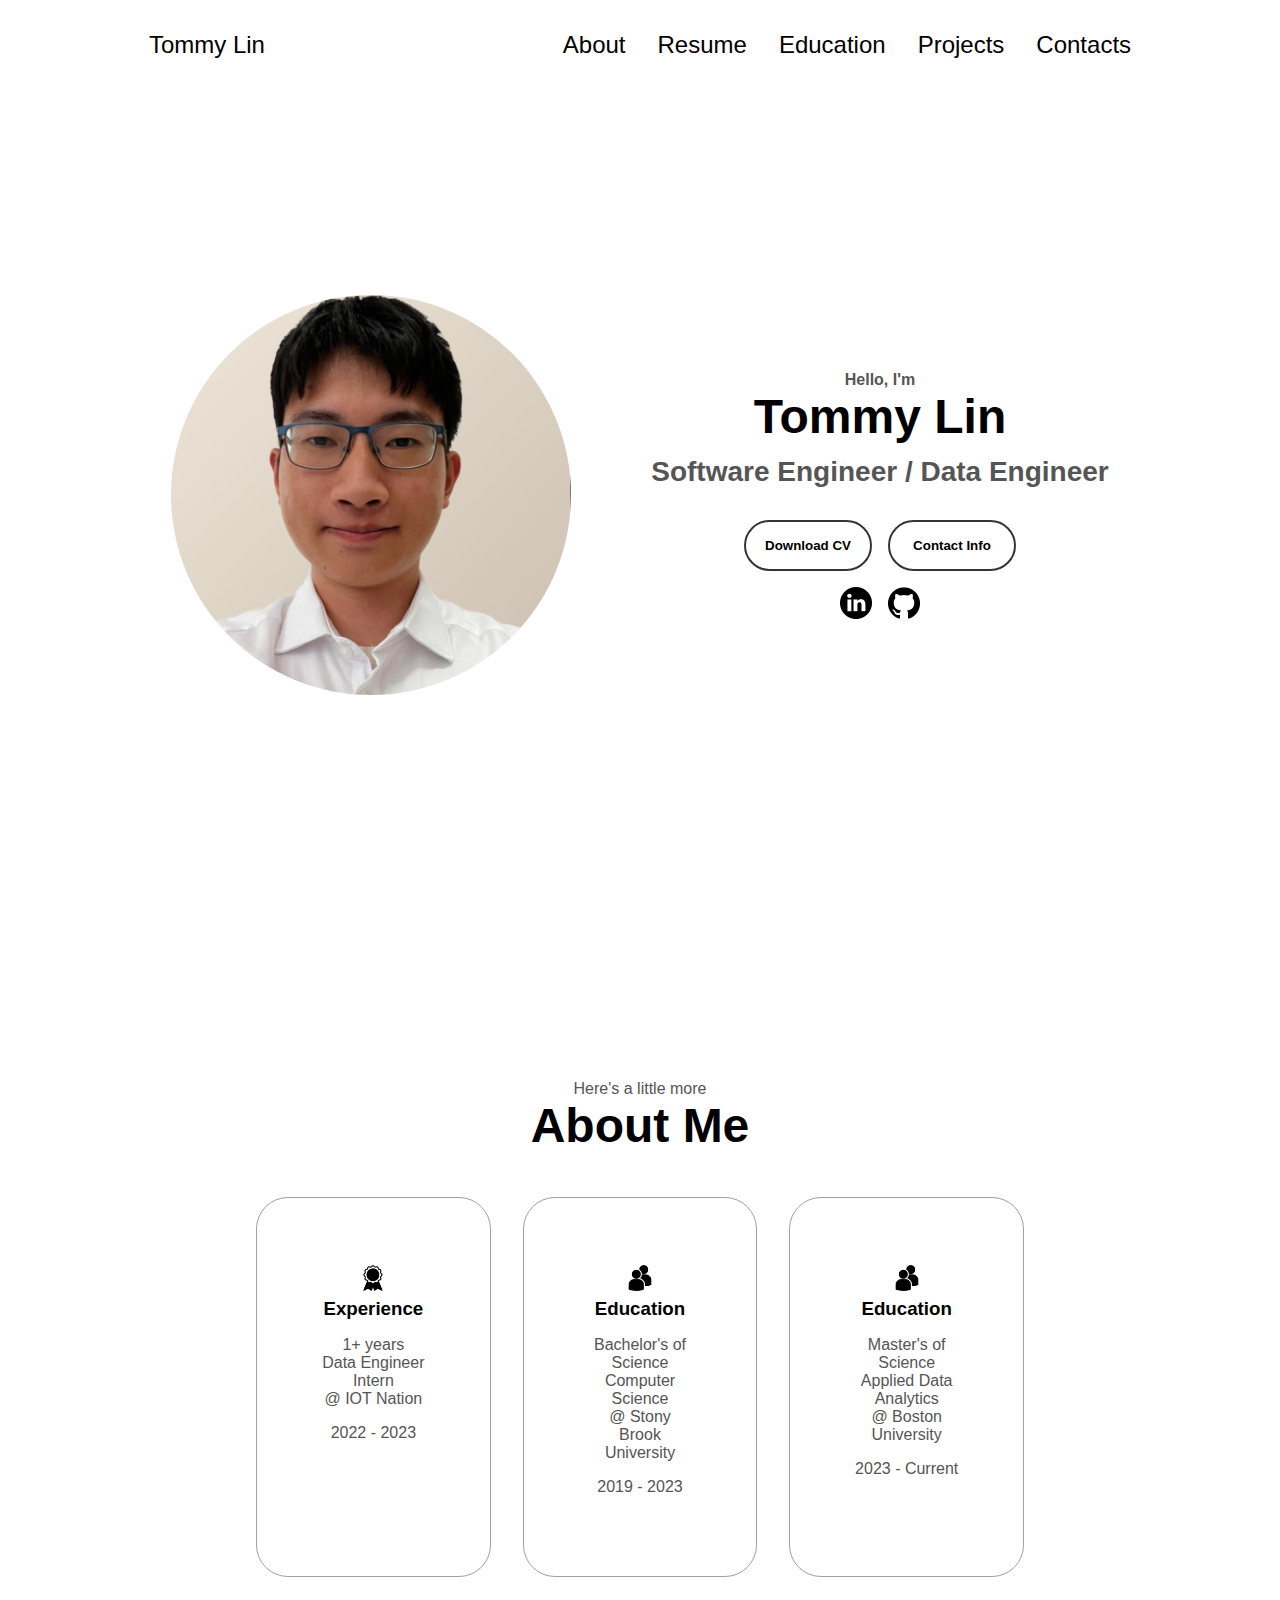
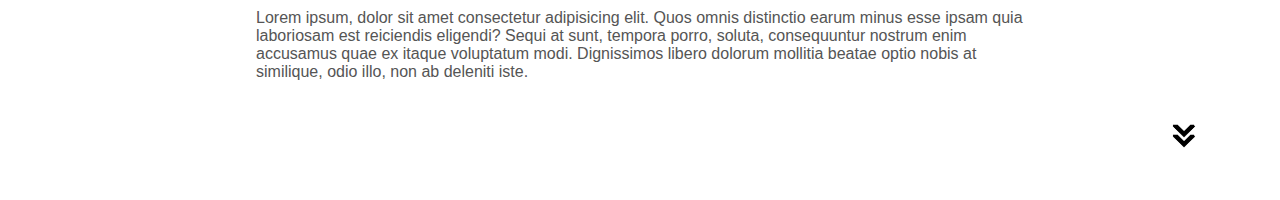
<file: index.html>
<!DOCTYPE html>
<html lang="en">
<head>
    <meta charset="UTF-8">
    <meta name="viewport" content="width=device-width, initial-scale=1.0">
    <title>Portfolio</title>
    <link rel="stylesheet" href="style.css">
    <link rel="stylesheet" href="mediaqueries.css">
</head>
<body>
    <nav id="nav">
        <div class="logo">Tommy Lin</div>
        <div>
            <ul class="nav-links">
                <li><a href="#about">About</a></li>
                <li><a href="#resume">Resume</a></li>
                <li><a href="#education">Education</a></li>
                <li><a href="#projects">Projects</a></li>
                <li><a href="#contacts">Contacts</a></li>
            </ul>
        </div>
    </nav>
    <nav id="hamburger-nav">
        <div class="logo">Tommy Lin</div>
        <div class="hamburger-menu">
            <div class="hamburger-icon" onclick="toggleMenu()">
                <span></span>
                <span></span>
                <span></span>
            </div>
            <div class="menu-links">
                <li><a href="#about" onclick="toggleMenu()">About</a></li>
                <li><a href="#resume" onclick="toggleMenu()">Resume</a></li>
                <li><a href="#education" onclick="toggleMenu()">Education</a></li>
                <li><a href="#projects" onclick="toggleMenu()">Projects</a></li>
                <li><a href="#contacts" onclick="toggleMenu()">Contacts</a></li>
            </div>
        </div>
    </nav>
    <section id="profile">
        <div class="section__pic-container">
            <img id="profile-pic" 
                src="./assets/tommy-pfp.jpg" 
                alt="Tommy Profile Pic"/>
        </div>
        <div class="section__text">
            <p class="section__text__p1">Hello, I'm</p>
            <h1 class="title">Tommy Lin</h1>
            <p class="section__text__p2">Software Engineer / Data Engineer</p>
            <div class="btn-container">
                <button 
                    class="btn" 
                    onclick="window.open('./assets/resume.pdf')"
                > Download CV
                </button>
                <button 
                    class="btn" 
                    onclick="location.href='./#contact'"
                > Contact Info
                </button>
            </div>
            <div id="socials-container">
                <img src="./assets/linkedin.png" alt="LinkedIn Profile"
                    class="icon" 
                    onclick="location.href='https://www.linkedin.com/in/tom-lin43/'"/>
                <img src="./assets/github.png" alt="Github Profile"
                    class="icon" 
                    onclick="location.href='https://www.github.com/tommylin121314'"/>
            </div>
        </div>
    </section>
    <section id="about">
        <div class="section-spacer">
        </div>
        <div class="about-header">
            <p class="section__text__p1">Here's a little more</p>
            <h1 class="title">About Me</h1>
        </div>
        <div class="section-container">
            <div class="about-details-container">
                <div class="about-containers">
                    <div class="details-container">
                        <img src="./assets/experience.png" 
                            alt="Experience icon"
                            class="icon"/>
                        <h3>Experience</h3>
                        <p class="about-details-text"> 1+ years 
                            <br/> Data Engineer Intern 
                            <br/>@ IOT Nation
                        </p>
                        <p class="about-details-text">2022 - 2023</p>
                    </div>
                    <div class="details-container">
                        <img src="./assets/education.png" 
                            alt="Education icon"
                            class="icon"/>
                        <h3>Education</h3>
                        <p class="about-details-text"> Bachelor's of Science 
                            <br/> Computer Science 
                            <br/>@ Stony Brook University
                        </p>
                        <p class="about-details-text">2019 - 2023</p>
                    </div>
                    <div class="details-container">
                        <img src="./assets/education.png" 
                            alt="Education icon"
                            class="icon"/>
                        <h3>Education</h3>
                        <p class="about-details-text"> Master's of Science 
                            <br/> Applied Data Analytics 
                            <br/>@ Boston University
                        </p>
                        <p class="about-details-text">2023 - Current</p>
                    </div>
                </div>
                <div class="text-container">
                    <p>Lorem ipsum, dolor sit amet consectetur adipisicing elit. Quos omnis distinctio earum minus esse ipsam quia laboriosam est reiciendis eligendi? Sequi at sunt, tempora porro, soluta, consequuntur nostrum enim accusamus quae ex itaque voluptatum modi. Dignissimos libero dolorum mollitia beatae optio nobis at similique, odio illo, non ab deleniti iste.</p>
                </div>
            </div>
        </div>
        <img src="./assets/arrow.png" 
            alt="Arrow icon" 
            class="icon arrow"
            onclick="location.href='./#experience'"/>
    </section>
    <script src="script.js"></script>
</body>
</html>
</file>
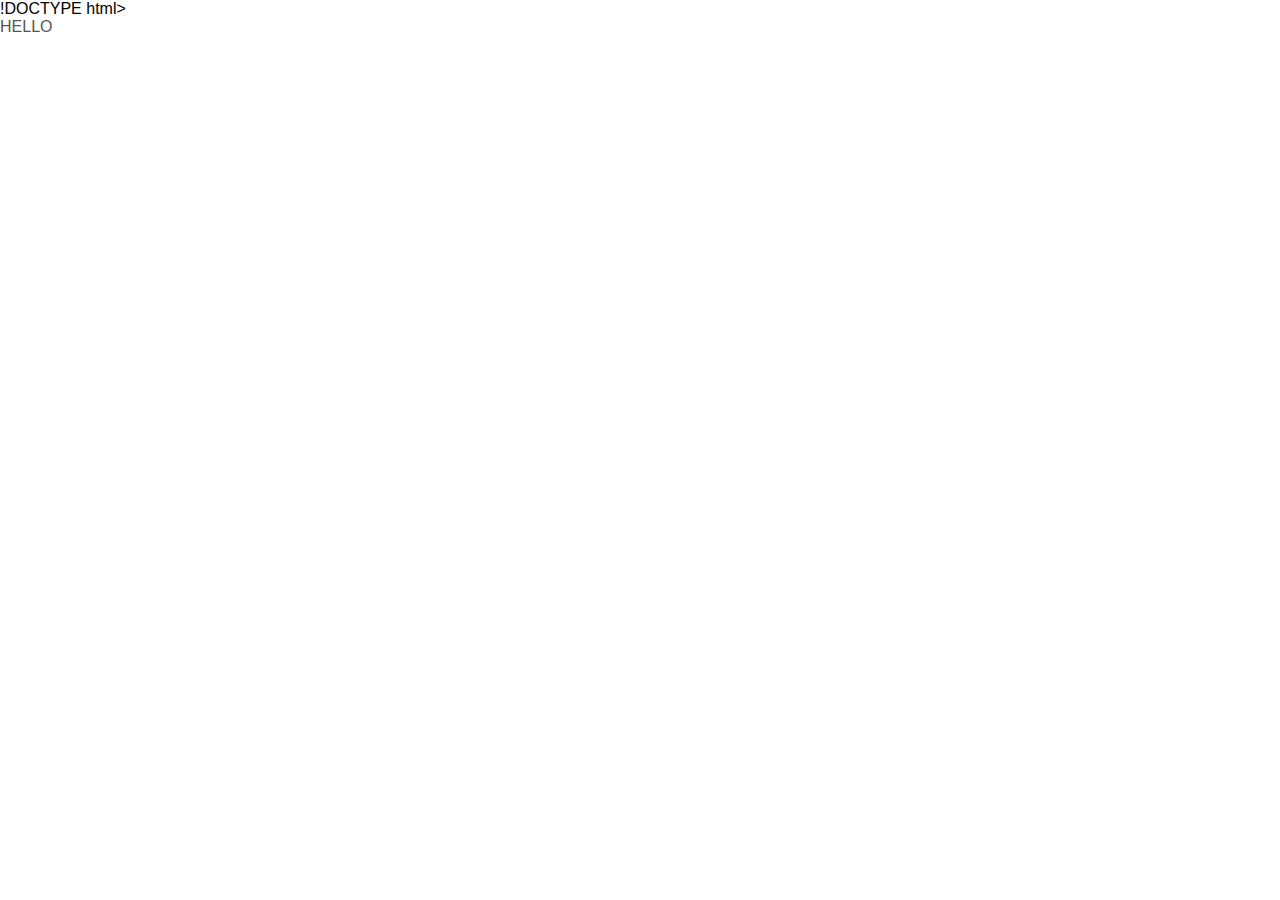
<file: other.html>
!DOCTYPE html>
<html lang="en">
<head>
    <meta charset="UTF-8">
    <meta name="viewport" content="width=device-width, initial-scale=1.0">
    <title>Portfolio</title>
    <link rel="stylesheet" href="style.css">
    <link rel="stylesheet" href="mediaqueries.css">
</head>
<body>
  <p>HELLO
</body>
</html>
</file>
<file: style.css>
/* GENERAL */

* {
    margin: 0;
    padding: 0;
}

html {
    scroll-behavior: smooth;
}

body {
    font-family:'Trebuchet MS', 'Lucida Sans Unicode', 'Lucida Grande', 'Lucida Sans', Arial, sans-serif;
}

p {
    color: rgb(85, 85, 85)
}

/* NAVBAR */

nav, .nav-links {
    display: flex;
}

nav {
    justify-content: space-around;
    height: 10vh;
    align-items: center;
}

.nav-links {
    gap: 2rem;
    list-style: none;
    font-size: 1.5rem;
}

a {
    color: black;
    text-decoration: none;
    text-decoration-color: white;
}

a:hover {
    color: grey;
    opacity: 0.5;
    text-decoration: underline;
    text-underline-offset: 1rem;
}

.logo {
    font-size: 1.5rem;
}

.logo:hover {
    cursor: default;
}

/* HAMBURGER MENU */

#hamburger-nav {
    display: none;
}

.hamburger-menu {
    position: relative;
    display: inline-block;
}

.hamburger-icon {
    display: flex;
    flex-direction: column;
    justify-content: space-between;
    height: 24px;
    width: 30px;
    cursor: pointer;
}

.hamburger-icon span {
    width: 100%;
    height: 2px;
    transition: all 0.3 ease-in-out;
    background-color: black;
}

.menu-links {
    position: absolute;
    top: 100%;
    right: 0;
    background-color: white;
    width: fit-content;
    max-height: 0;
    overflow: hidden;
    transition: all 0.3 ease-in-out;
}

.menu-links a {
    display: block;
    padding: 10px;
    text-align: center;
    font-size: 1.5rem;
    color: black;
    text-decoration: none;
    transition: all 0.3 ease-in-out;
}

.menu-links li {
    list-style: none;
}

.menu-links.open {
    max-height: 300px;
}

.hamburger-icon.open span:first-child {
    transform: rotate(45deg) translate(10px, 5px);
}

.hamburger-icon.open span:nth-child(2) {
    opacity: 0;
}

.hamburger-icon.open span:last-child {
    transform: rotate(-45deg) translate(10px, -5px);
}

.hamburger-icon span:first-child {
    transform: none;
}

.hamburger-icon span:first-child {
    opacity: 1;
}

/* PROFILE */
#profile {
    display: flex;
    justify-content: center;
    gap: 5rem;
    height: 90vh;
}

.section__pic-container {
    display: flex;
    height: 400px;
    width: 400px;
    margin: auto 0;
}

#profile-pic {
    border-radius: 50%;
}

.section__text {
    align-self: center;
    text-align: center;
}

.section__text p {
    font-weight: 600;
}

.section__text__p1 {
    text-align: center;
}

.section__text__p2 {
    text-align: center;
    font-size: 1.75rem;
    margin-bottom: 0.75rem;
}

.title {
    font-size: 3rem;
    margin-bottom: 0.75rem;
    text-align: center;
}

#socials-container {
    display: flex;
    justify-content: center;
    margin-top: 1rem;
    gap: 1rem;
}

.section-spacer {
    height: 20vh;
}

/* ICONS */
.icon {
    cursor: pointer;
    height: 2rem;
}

/* BUTTONS */
.btn-container {
    display: flex;
    justify-content: center;
    gap: 1rem;
    margin-top: 2rem;
}

.btn {
    font-weight: 600;
    transition: all 300ms ease;
    padding: 1rem;
    width: 8rem;
    border-radius: 2rem;
    border: rgb(53, 53, 53) 0.15rem solid;
    background: rgb(255, 255, 255);
}

.btn:hover {
    cursor: pointer;
    background: rgb(53, 53, 53);
    border: rgb(53, 53, 53) 0.15rem solid;
    color: white;
}

.btn-container {
    gap: 1rem;
}



/* ANIMATIONS */
a, .btn {
    transition: all 150ms ease-out;
}

/* ABOUT */
#about {
    position: relative;
    height: 100vh;
}

.about-containers {
    gap: 2rem;
    margin-bottom: 2rem;
    margin-top: 2rem;
}

.about-details-container {
    justify-content: center;
    flex-direction: column;
    margin-left: 20vw;
    margin-right: 20vw;
}

.about-containers, .about-details-container {
    display: flex;
}

.about-pic {
    border-radius: 2rem;
}
.about-details-text {
    margin-top: 1rem;
    margin-bottom: 1rem;
}

.arrow {
    position: absolute;
    right: 5rem;
    bottom: 3rem; 
}

.details-container {
    padding: 4rem;
    flex: 1;
    background: white;
    border-radius: 2rem;
    border: rgb(53,53,53) 0.1rem solid;
    border-color: rgb(160,160,160);
    text-align: center;
}
</file>
<file: mediaqueries.css>
@media screen and (max-width: 1200px) {
    #nav {
        display: none;
    }
    #hamburger-nav {
        display: flex;
    }
}
</file>
